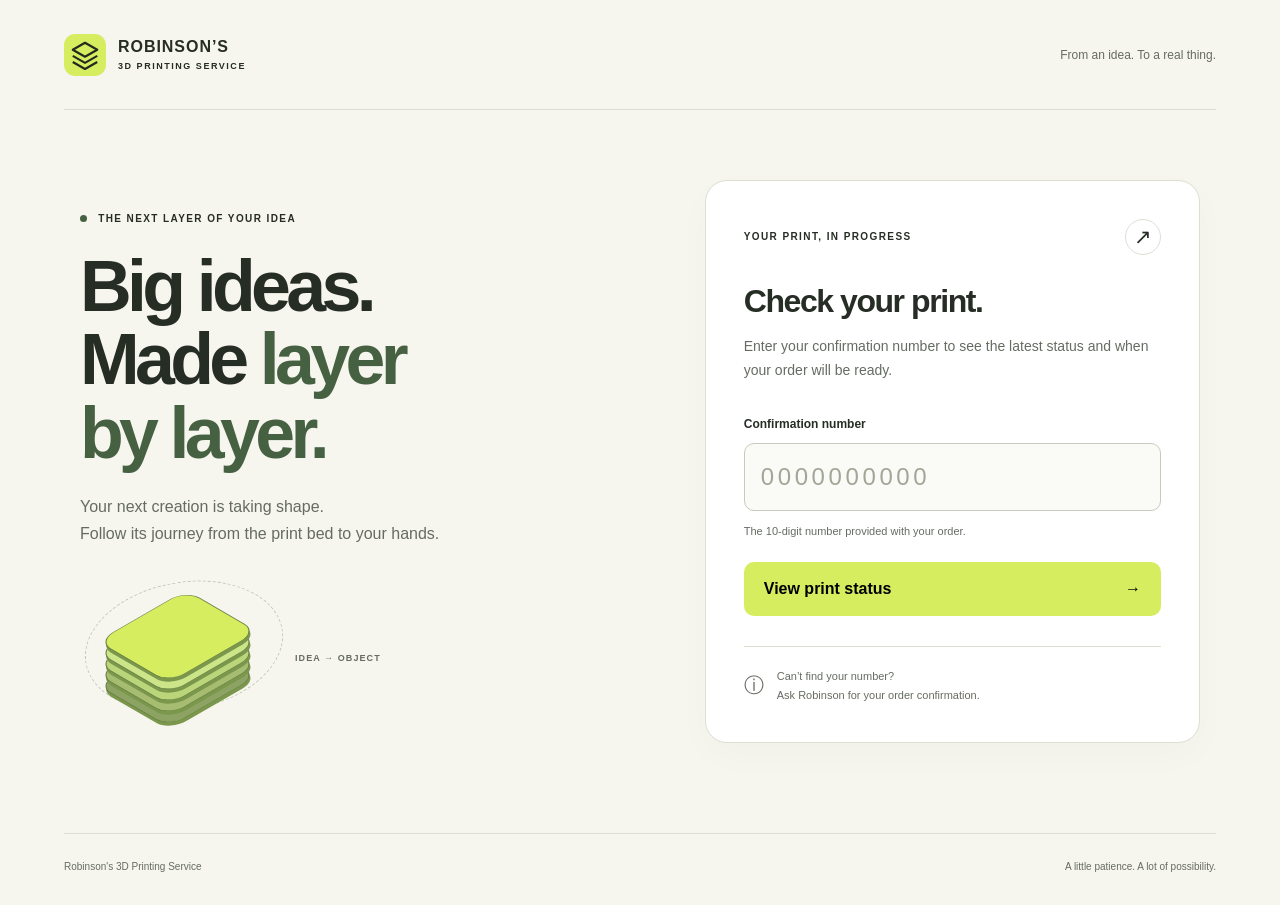
<file: index.html>
<!doctype html>
<html lang="en">
<head>
  <meta charset="utf-8">
  <meta name="viewport" content="width=device-width, initial-scale=1">
  <meta name="description" content="Check your order at Robinson's 3D Printing Service.">
  <meta name="referrer" content="no-referrer">
  <title>Robinson's 3D Printing Service</title>
  <link rel="icon" href="icon.svg" type="image/svg+xml">
  <link rel="stylesheet" href="styles.css">
  <script src="app.js" defer></script>
</head>
<body data-page="lookup">
  <header class="site-header"><a class="brand" href="index.html"><img src="icon.svg" alt="" width="42" height="42"><span>ROBINSON’S<span class="brand-sub">3D PRINTING SERVICE</span></span></a><span class="header-note">From an idea. To a real thing.</span></header>
  <main class="landing">
    <section class="intro" aria-labelledby="headline">
      <p class="eyebrow"><span class="dot"></span> THE NEXT LAYER OF YOUR IDEA</p>
      <h1 id="headline">Big ideas.<br>Made <span class="accent">layer<br>by layer.</span></h1>
      <p class="intro-copy">Your next creation is taking shape.<br>Follow its journey from the print bed to your hands.</p>
      <div class="print-art" aria-hidden="true"><div class="orbit"></div><div class="layer l1"></div><div class="layer l2"></div><div class="layer l3"></div><div class="layer l4"></div><div class="layer l5"></div><span class="art-label">IDEA → OBJECT</span></div>
    </section>
    <section class="lookup-card" aria-labelledby="lookup-title">
      <div class="card-top"><span class="eyebrow">YOUR PRINT, IN PROGRESS</span><span class="mini-icon" aria-hidden="true">↗</span></div>
      <h2 id="lookup-title">Check your print.</h2>
      <p class="muted">Enter your confirmation number to see the latest status and when your order will be ready.</p>
      <form id="lookup-form" novalidate>
        <label for="confirmation">Confirmation number</label>
        <input id="confirmation" name="confirmation" type="text" inputmode="numeric" pattern="[0-9]{10}" minlength="10" maxlength="10" autocomplete="off" autocapitalize="off" spellcheck="false" placeholder="0000000000" aria-describedby="number-hint lookup-error" required>
        <p class="hint" id="number-hint">The 10-digit number provided with your order.</p>
        <p class="error" id="lookup-error" role="alert" hidden></p>
        <button id="lookup-button" type="submit"><span>View print status</span><span aria-hidden="true">→</span></button>
      </form>
      <div class="card-foot"><span aria-hidden="true">ⓘ</span><p>Can’t find your number?<br>Ask Robinson for your order confirmation.</p></div>
      <noscript><p class="error">Please enable JavaScript to look up your print.</p></noscript>
    </section>
  </main>
  <footer><span>Robinson's 3D Printing Service</span><span>A little patience. A lot of possibility.</span></footer>
</body>
</html>
</file>
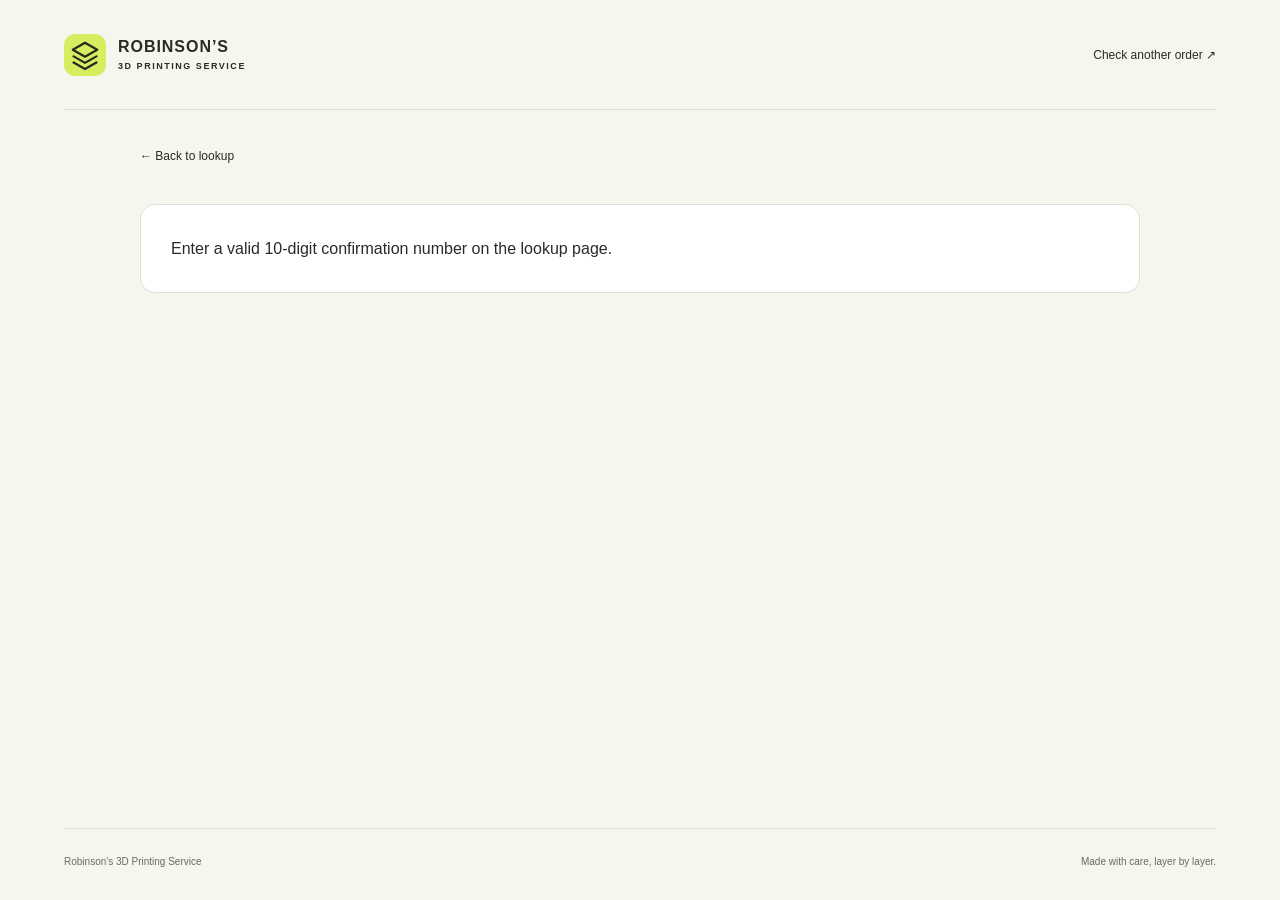
<file: status.html>
<!doctype html>
<html lang="en">
<head>
  <meta charset="utf-8">
  <meta name="viewport" content="width=device-width, initial-scale=1">
  <meta name="robots" content="noindex">
  <meta name="referrer" content="no-referrer">
  <title>Print status | Robinson's 3D Printing Service</title>
  <link rel="icon" href="icon.svg" type="image/svg+xml">
  <link rel="stylesheet" href="styles.css">
  <script src="app.js" defer></script>
</head>
<body data-page="status">
  <header class="site-header"><a class="brand" href="index.html"><img src="icon.svg" alt="" width="42" height="42"><span>ROBINSON’S<span class="brand-sub">3D PRINTING SERVICE</span></span></a><a class="text-link" href="index.html">Check another order ↗</a></header>
  <main class="status-main">
    <a class="back-link" href="index.html">← Back to lookup</a>
    <div id="status-message" class="message-panel" role="status">Looking up your print…</div>
    <noscript><p class="error">Please enable JavaScript to look up your print.</p></noscript>
    <article id="order" hidden>
      <div class="status-heading"><div><p class="eyebrow">YOUR CREATION, ONE STEP CLOSER</p><h1>Your print.<br><span class="accent">The latest.</span></h1></div><div class="order-number"><span class="eyebrow">CONFIRMATION NUMBER</span><strong id="order-code"></strong></div></div>
      <div class="status-grid">
        <section class="detail-card"><p class="eyebrow">PRINT STATUS</p><div id="status-badge" class="status-badge"></div><h2 id="print-name"></h2><p id="status-detail" class="muted"></p><ol id="timeline" class="timeline" aria-label="Print progress"></ol></section>
        <section class="detail-card arrival-card"><div class="card-top"><p class="eyebrow" id="fulfillment-label"></p><span class="mini-icon" aria-hidden="true">↗</span></div><h2 id="ready-time"></h2><p class="muted" id="fulfillment-note"></p><div class="owner-note"><p class="eyebrow">A NOTE FROM ROBINSON</p><p id="order-note"></p></div></section>
      </div>
      <div class="update-row"><p id="updated-at" class="hint"></p><button id="refresh-button" class="secondary" type="button">Refresh status ↻</button></div>
      <p class="hint" id="refresh-message" role="status"></p>
    </article>
  </main>
  <footer><span>Robinson's 3D Printing Service</span><span>Made with care, layer by layer.</span></footer>
</body>
</html>
</file>
<file: styles.css>
:root{--paper:#f6f5ee;--ink:#262d25;--muted:#666c62;--line:#dce0d3;--lime:#d7ed60;--green:#466141;font-family:Arial,Helvetica,sans-serif;color:var(--ink);background:var(--paper);font-synthesis:none}
*{box-sizing:border-box}body{margin:0;min-height:100vh;display:flex;flex-direction:column}a{color:inherit}button,input{font:inherit}[hidden]{display:none!important}button,a,input{-webkit-tap-highlight-color:transparent}a:focus-visible,button:focus-visible{outline:3px solid var(--green);outline-offset:5px}.site-header{width:min(1200px,90%);margin:0 auto;min-height:110px;display:flex;align-items:center;justify-content:space-between;border-bottom:1px solid var(--line);gap:20px}.brand{display:flex;gap:12px;align-items:center;text-decoration:none;font-weight:800;letter-spacing:.06em;font-size:16px}.brand-sub{display:block;font-size:9px;letter-spacing:.17em;margin-top:5px}.header-note{font-size:12px;color:var(--muted)}.landing{width:min(1120px,88%);margin:70px auto 90px;display:grid;grid-template-columns:1.1fr 1fr;gap:80px;align-items:center;flex:1}.eyebrow{font-size:10px;letter-spacing:.14em;font-weight:700;line-height:1.6}.dot{display:inline-block;width:7px;height:7px;border-radius:50%;background:var(--green);margin-right:7px}h1{font-size:clamp(48px,5.6vw,78px);letter-spacing:-.065em;line-height:1.02;margin:23px 0;font-weight:750}.accent{color:var(--green)}.intro-copy{font-size:16px;color:var(--muted);line-height:1.7;max-width:380px}.lookup-card{background:#fff;border:1px solid var(--line);border-radius:22px;padding:38px;box-shadow:0 12px 36px #25302206}.card-top{display:flex;justify-content:space-between;gap:18px;align-items:center}.mini-icon{border:1px solid var(--line);border-radius:50%;width:36px;height:36px;display:grid;place-items:center;font-size:21px;flex-shrink:0}h2{font-size:32px;letter-spacing:-.045em;line-height:1.15;margin:28px 0 14px}.muted{color:var(--muted);font-size:14px;line-height:1.75}.lookup-card form{margin-top:34px}label{font-size:12px;font-weight:700;display:block;margin-bottom:12px}input{width:100%;min-width:0;border:1px solid #c6cbbd;border-radius:10px;background:#fafbf7;padding:19px 16px;font-size:24px;letter-spacing:.15em;color:var(--ink);font-variant-numeric:tabular-nums}input::placeholder{color:#a1a697}input:focus{outline:2px solid var(--green);outline-offset:2px}input[aria-invalid=true]{border-color:#a33b24}.hint{font-size:11px;color:var(--muted);line-height:1.65}.error{font-size:13px;line-height:1.6;color:#a03625}.lookup-card button{width:100%;margin-top:22px;padding:18px 20px;border:0;border-radius:10px;background:var(--lime);font-weight:700;display:flex;justify-content:space-between;align-items:center;cursor:pointer}.lookup-card button:hover{background:#cbe344}button:disabled{opacity:.6;cursor:wait}.card-foot{display:flex;align-items:center;gap:13px;border-top:1px solid var(--line);margin-top:30px;padding-top:20px;color:var(--muted)}.card-foot p{font-size:11px;line-height:1.7;margin:0}.card-foot>span{font-size:20px}footer{width:min(1200px,90%);margin:0 auto;display:flex;justify-content:space-between;gap:20px;border-top:1px solid var(--line);padding:25px 0 30px;color:var(--muted);font-size:10px;line-height:1.6}.print-art{height:145px;position:relative;max-width:370px;margin-top:30px}.layer{position:absolute;left:46px;top:15px;width:103px;height:103px;transform:rotate(-30deg) skewX(30deg) scaleY(.7);border:1px solid #698046;border-radius:19px;background:var(--lime);box-shadow:-3px 5px 0 #7b974b}.l1{top:52px;background:#8da363}.l2{top:41px;background:#a6bc70}.l3{top:30px;background:#bbd57a}.l4{top:19px;background:#cce588}.l5{top:8px}.orbit{position:absolute;left:4px;top:5px;width:200px;height:128px;border:1px dashed #c3c9b8;border-radius:50%;transform:rotate(-10deg)}.art-label{position:absolute;left:215px;top:76px;font-size:9px;font-weight:700;letter-spacing:.12em;color:var(--muted)}.text-link,.back-link{font-size:12px;text-decoration:none}.text-link:hover,.back-link:hover{text-decoration:underline}.status-main{width:min(1000px,88%);margin:36px auto 70px;flex:1}.status-heading{display:flex;justify-content:space-between;align-items:flex-end;gap:24px;margin:38px 0}.status-heading h1{font-size:58px;margin:15px 0 0}.order-number{text-align:right;padding-bottom:7px}.order-number strong{display:block;font-size:24px;letter-spacing:.08em;font-variant-numeric:tabular-nums;margin-top:10px}.status-grid{display:grid;grid-template-columns:1.15fr 1fr;gap:22px}.detail-card{border:1px solid var(--line);background:white;border-radius:20px;padding:32px}.detail-card>.eyebrow{margin-top:0}.status-badge{display:inline-block;background:#edf1e4;color:#425d33;font-size:12px;padding:9px 13px;border-radius:20px;margin-top:12px;font-weight:700}.status-badge[data-stage=ready],.status-badge[data-stage=completed]{background:var(--lime)}.status-badge[data-stage=on_hold],.status-badge[data-stage=cancelled]{background:#f6e4d3;color:#854619}.detail-card h2{font-size:28px;overflow-wrap:anywhere}.timeline{list-style:none;padding:0;margin:30px 0 0}.timeline li{display:flex;align-items:center;gap:12px;font-size:12px;color:#73796d;position:relative;min-height:50px}.step-mark{width:29px;height:29px;border-radius:50%;border:1px solid var(--line);display:grid;place-items:center;font-size:10px;background:#fff;position:relative;z-index:1;flex-shrink:0}.timeline li:not(:last-child):after{content:'';position:absolute;left:14px;top:39px;width:1px;height:22px;background:var(--line)}.timeline .done{color:var(--green)}.done .step-mark{background:#eef3e6;border-color:#ceddbd}.timeline .current{font-weight:700;color:var(--ink)}.current .step-mark{background:var(--lime);border-color:var(--lime)}.arrival-card{background:#eef2e4;display:flex;flex-direction:column}.arrival-card h2{font-size:32px;line-height:1.25;margin-top:38px}.owner-note{margin-top:auto;padding-top:35px}.owner-note p:last-child{font-size:13px;line-height:1.8;white-space:pre-line}.update-row{display:flex;justify-content:space-between;align-items:center;gap:16px;margin-top:25px}.secondary{border:1px solid #bac2ae;border-radius:8px;padding:11px 15px;background:transparent;color:var(--ink);cursor:pointer;font-size:12px;flex-shrink:0}.secondary:hover{background:#e8eedb}.message-panel{margin:40px 0;padding:30px;border:1px solid var(--line);border-radius:15px;background:white;line-height:1.7}#status-detail,#fulfillment-note{white-space:pre-line}
@media(min-width:1500px){.landing{margin-top:100px;margin-bottom:110px}}
@media(max-width:900px){.landing{gap:35px}.lookup-card{padding:28px}.intro h1{font-size:58px}.header-note{display:none}}
@media(max-width:680px){.site-header{min-height:90px}.brand{font-size:13px}.brand-sub{font-size:8px}.brand img{width:36px;height:36px}.landing{display:block;margin:35px auto 45px;width:89%}.intro h1{font-size:52px}.intro h1 br:last-of-type{display:none}.intro-copy{font-size:14px}.print-art{display:none}.lookup-card{margin-top:30px;padding:26px}.lookup-card h2{font-size:30px}.lookup-card form{margin-top:25px}input{font-size:22px}.status-main{width:89%;margin-top:25px}.status-heading{display:block;margin:30px 0}.status-heading h1{font-size:48px}.order-number{text-align:left;margin-top:28px}.status-grid{grid-template-columns:1fr}.detail-card{padding:26px}.arrival-card h2{margin-top:24px}.text-link{font-size:10px;max-width:90px;line-height:1.6;text-align:right}.update-row{align-items:flex-start}footer{font-size:9px}footer span:last-child{text-align:right;max-width:140px}}
</file>
